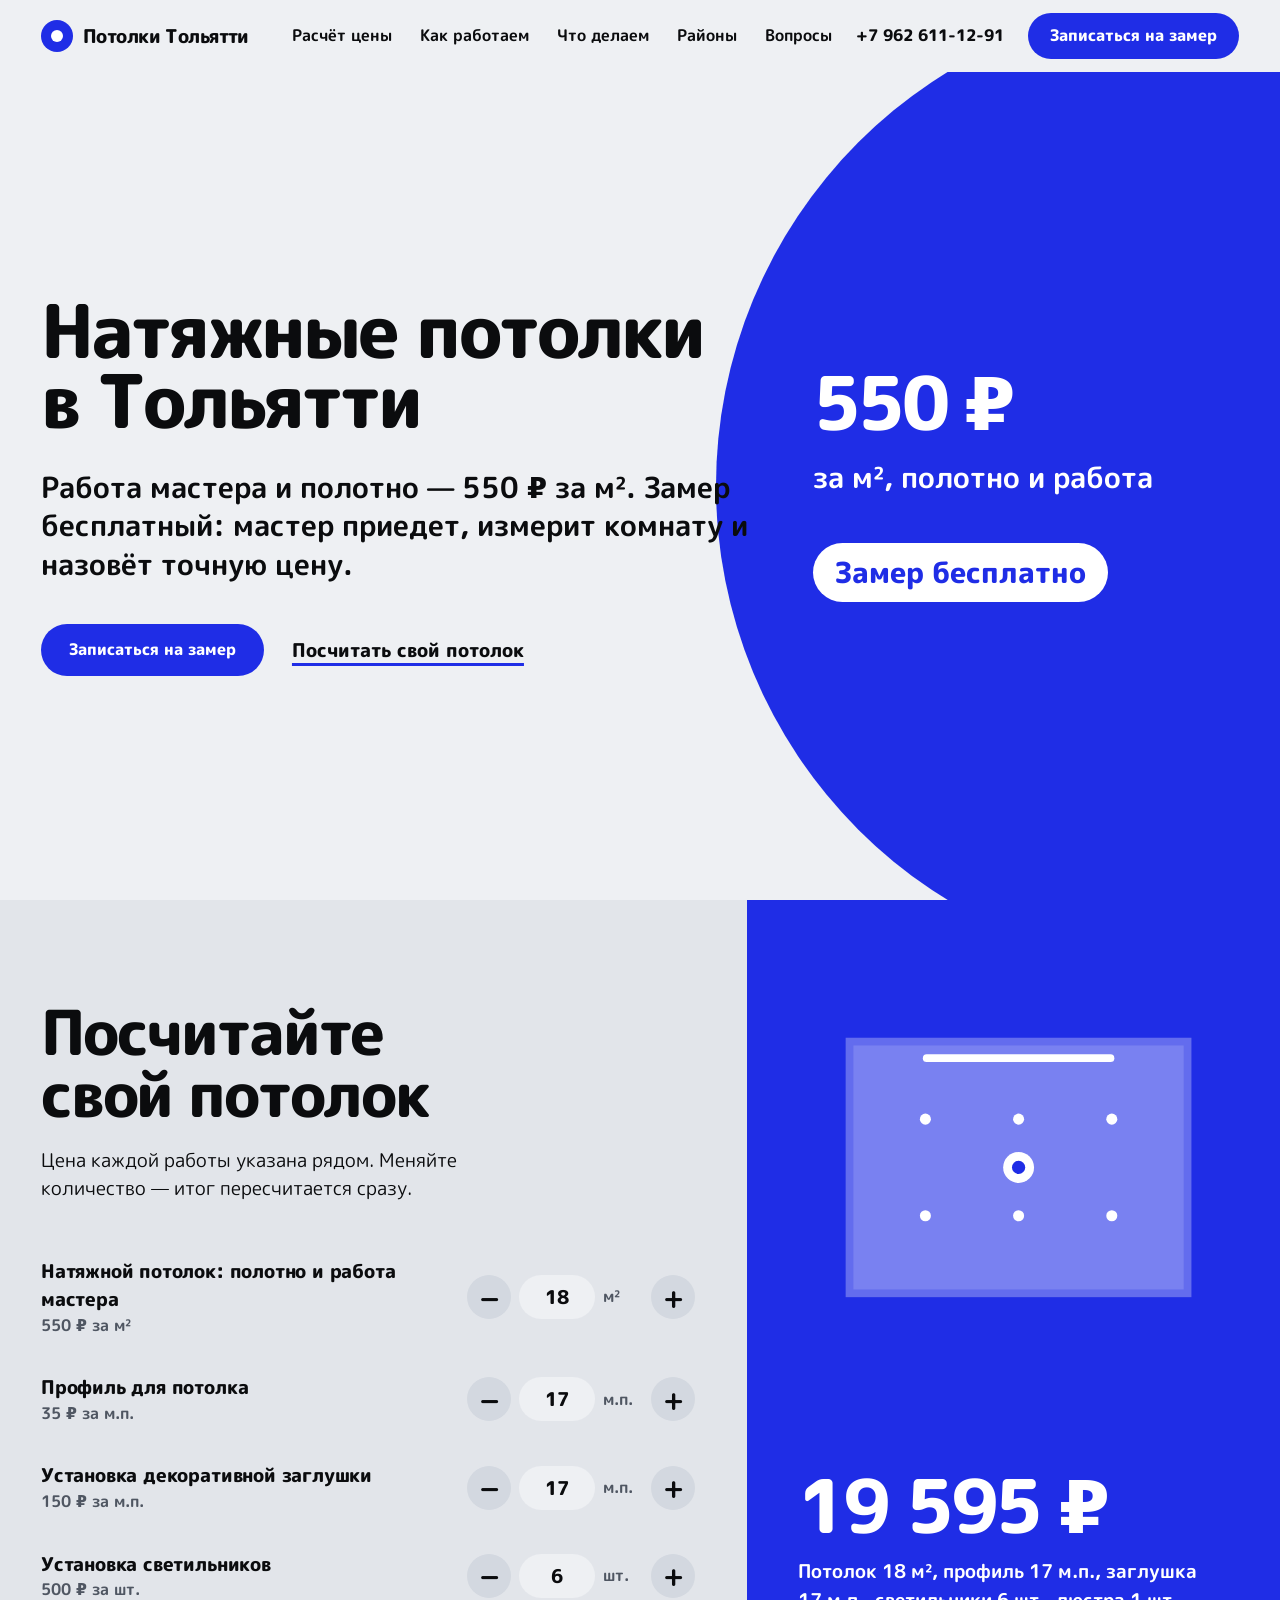
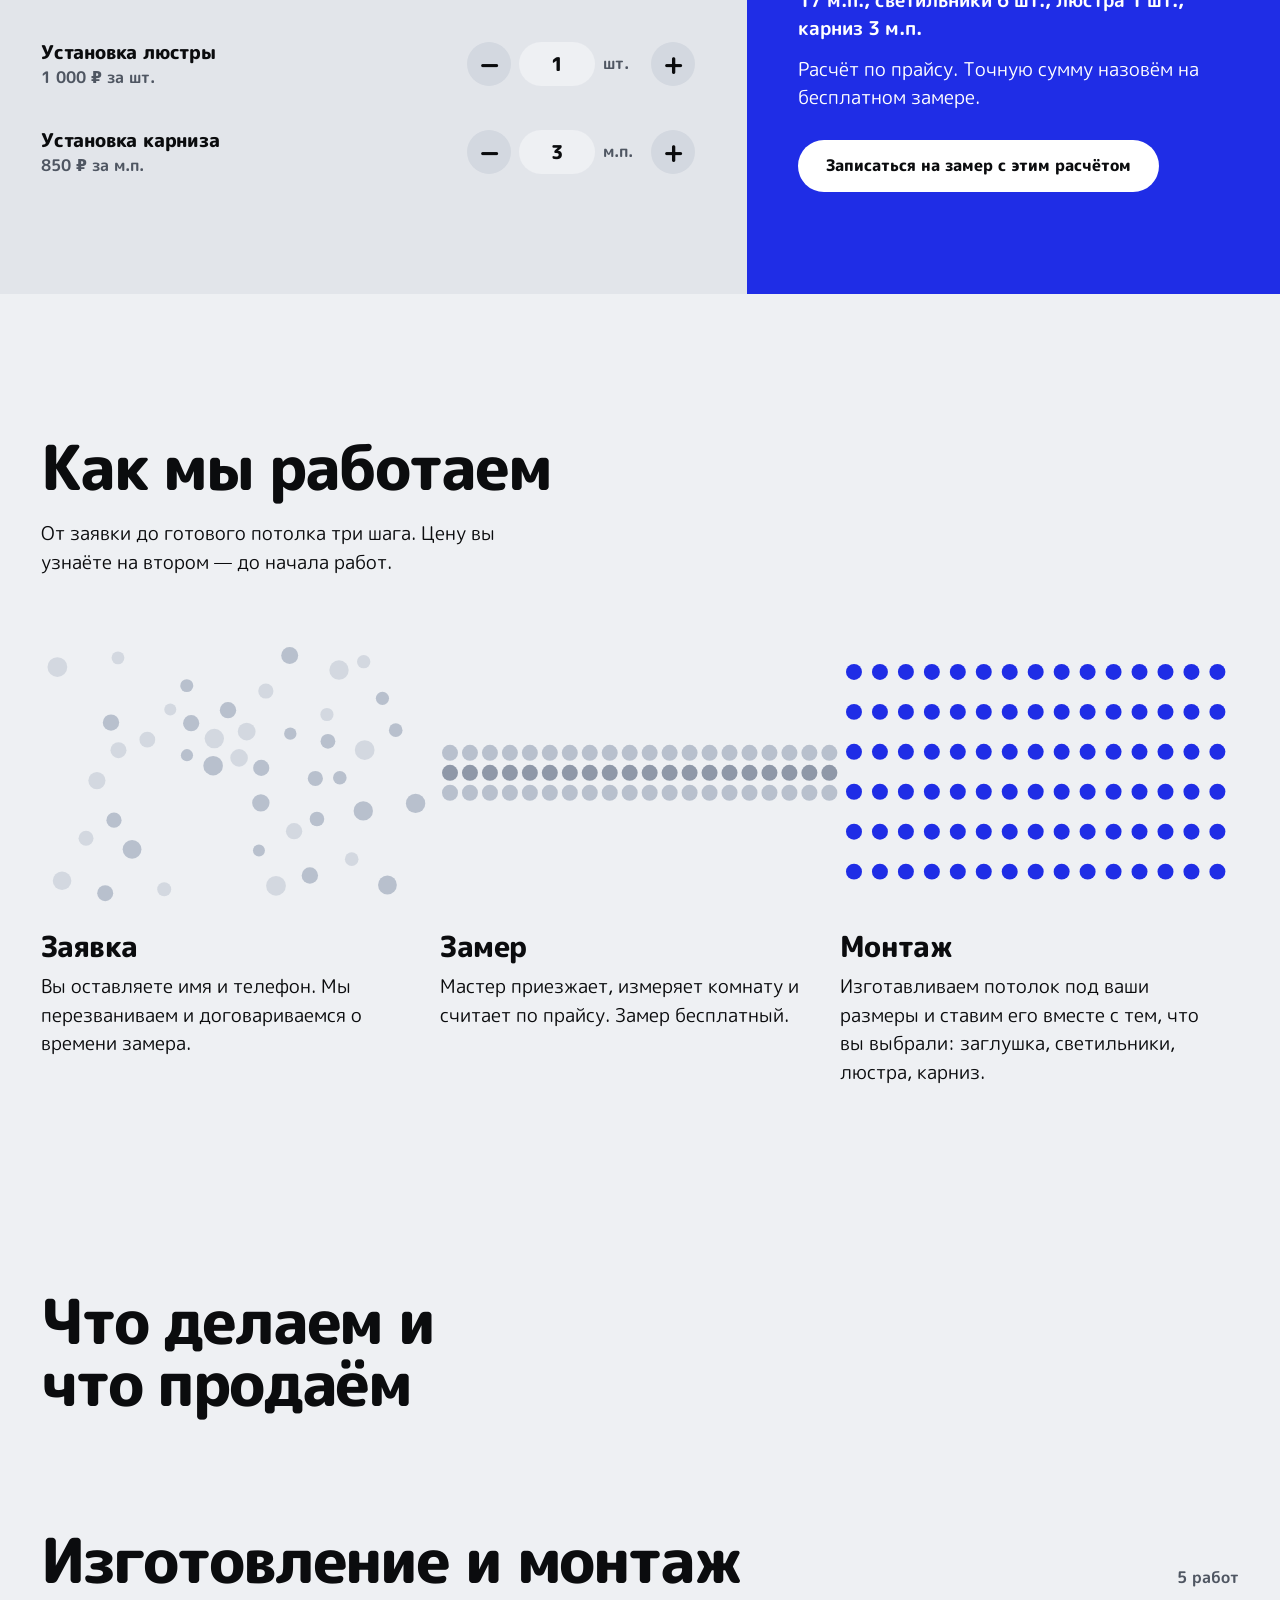
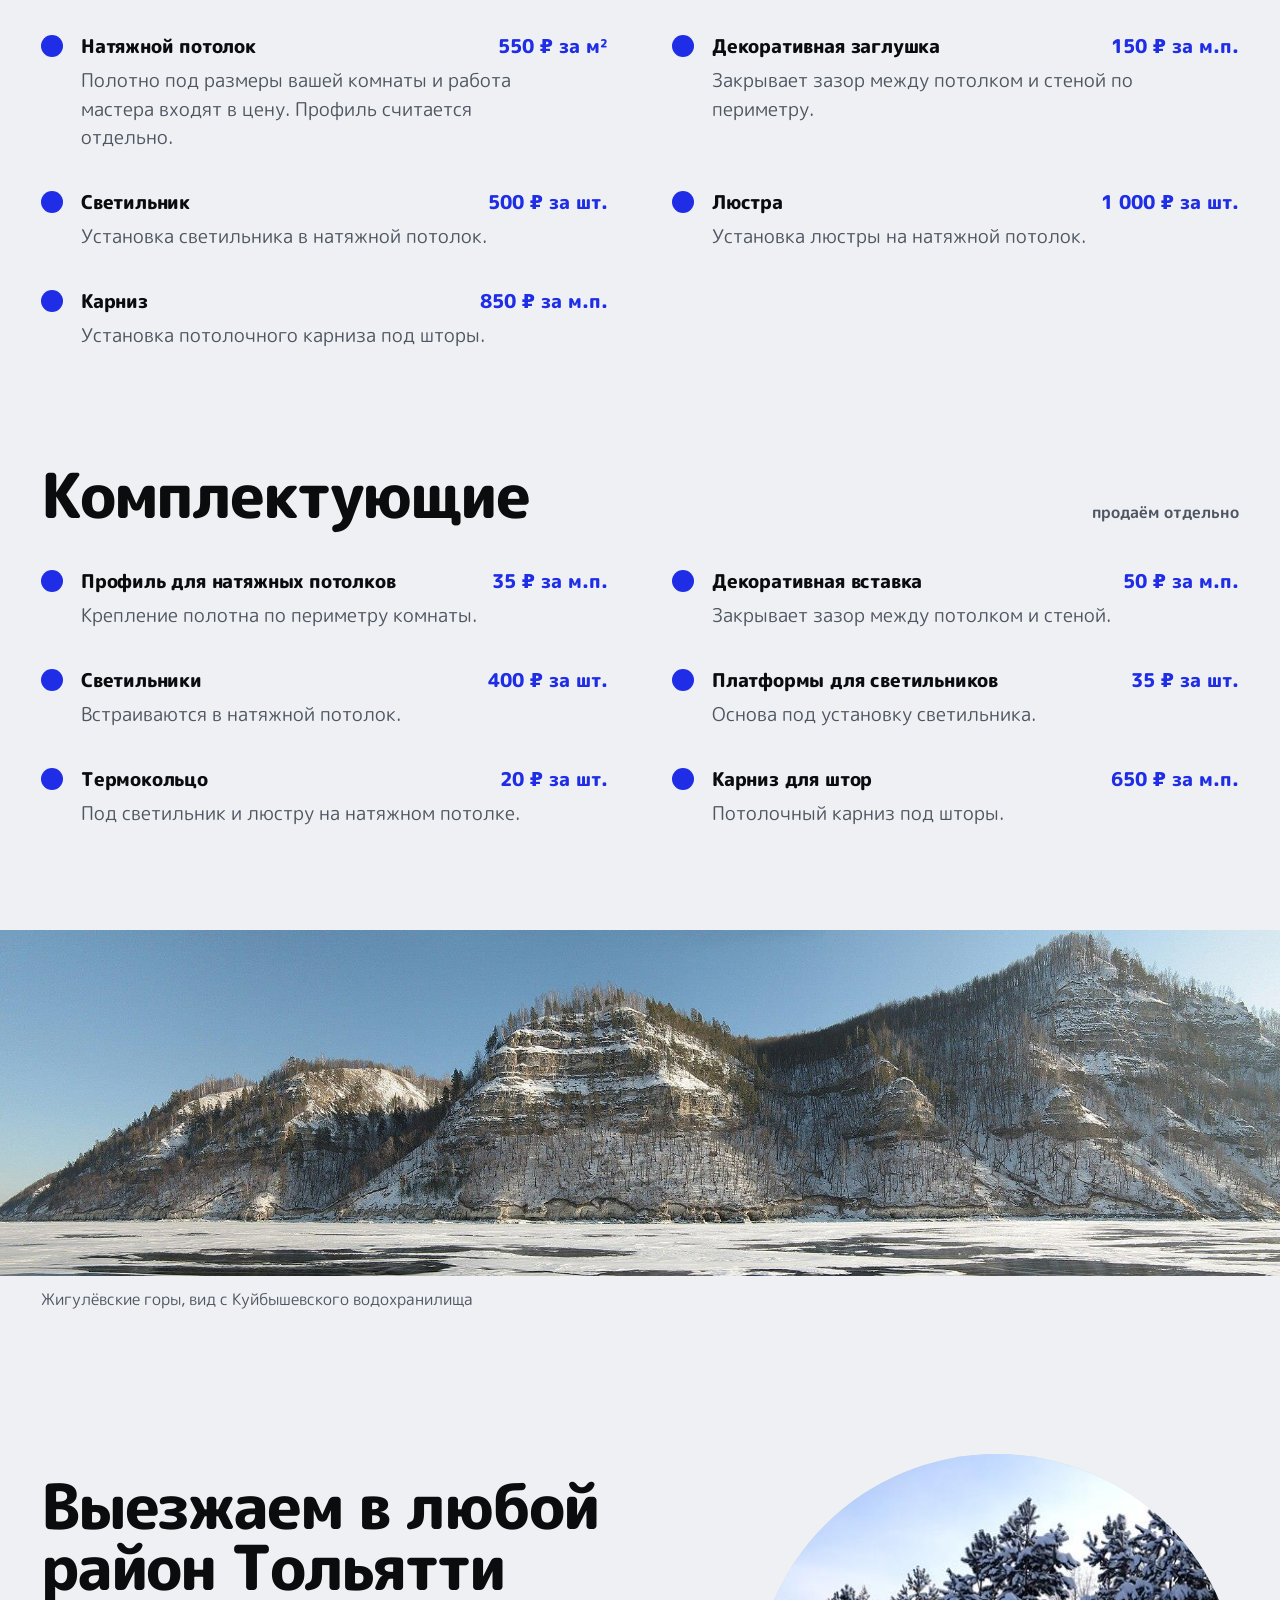
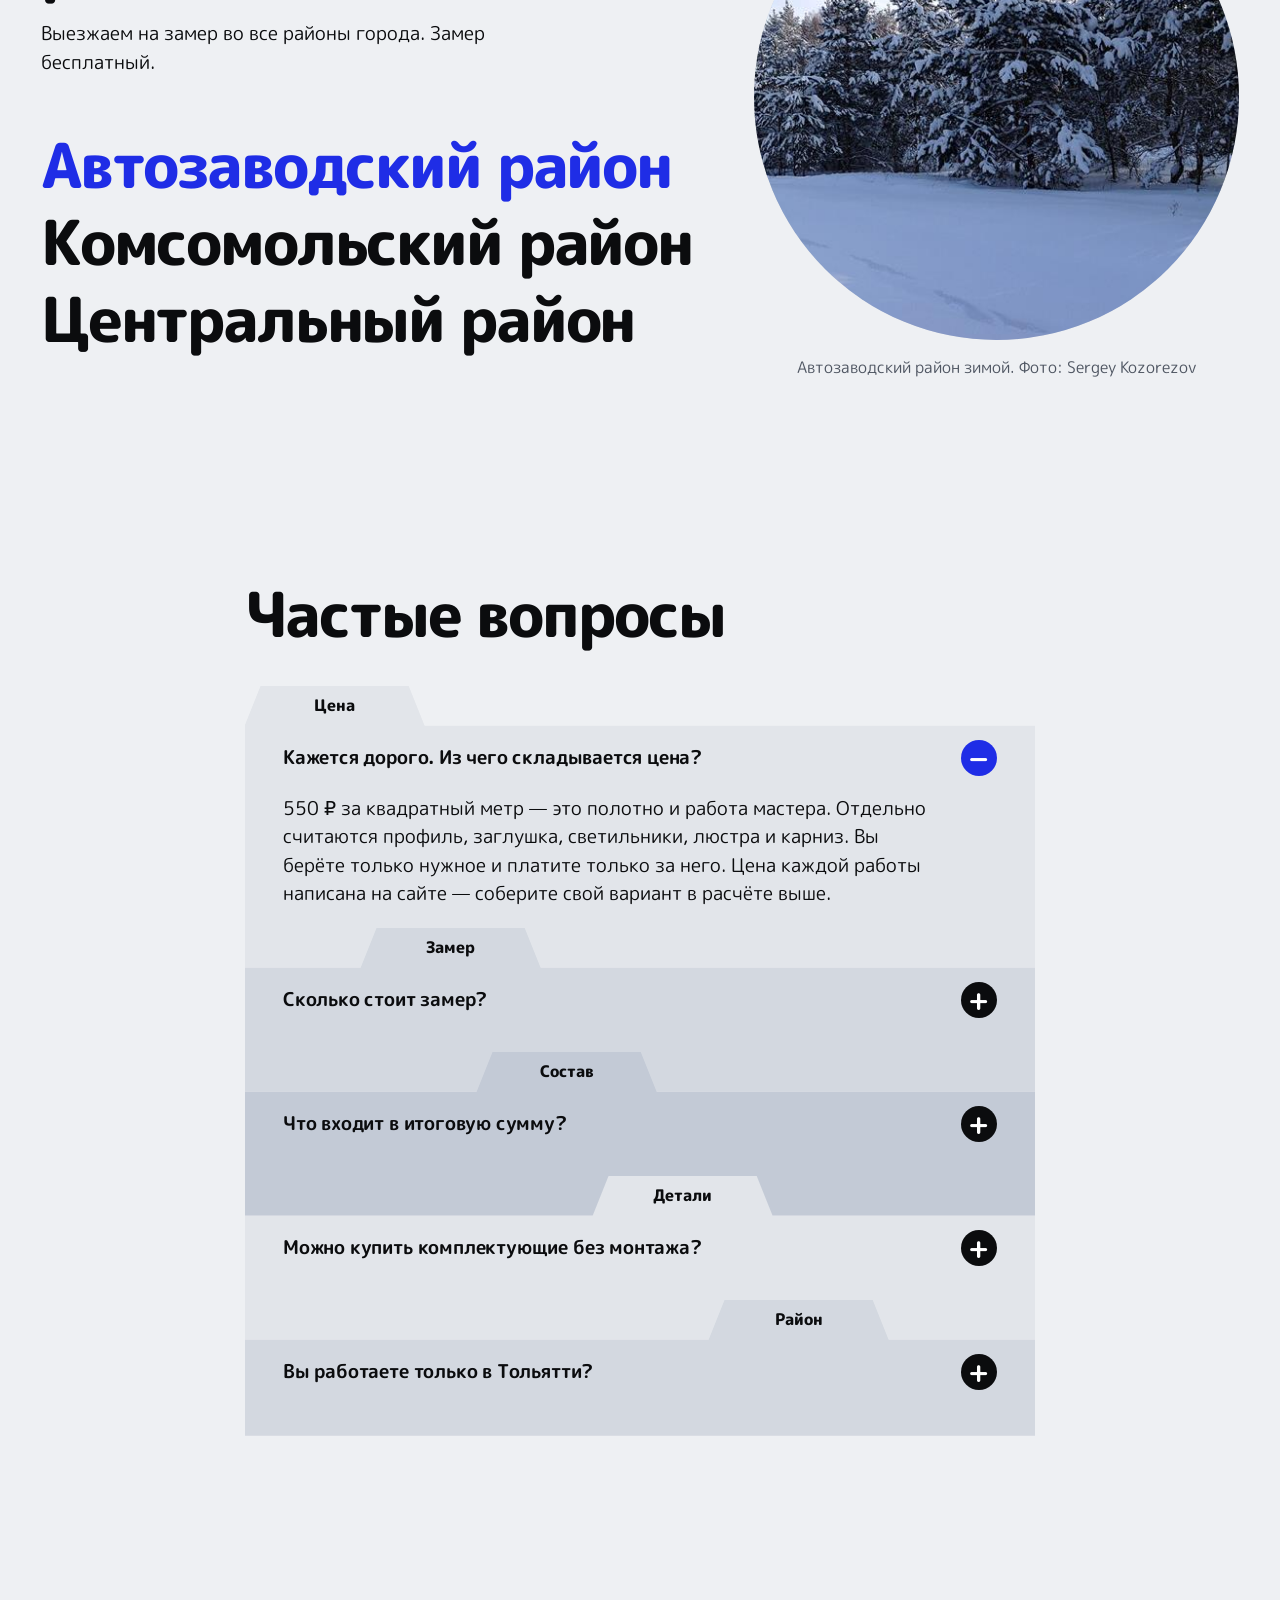
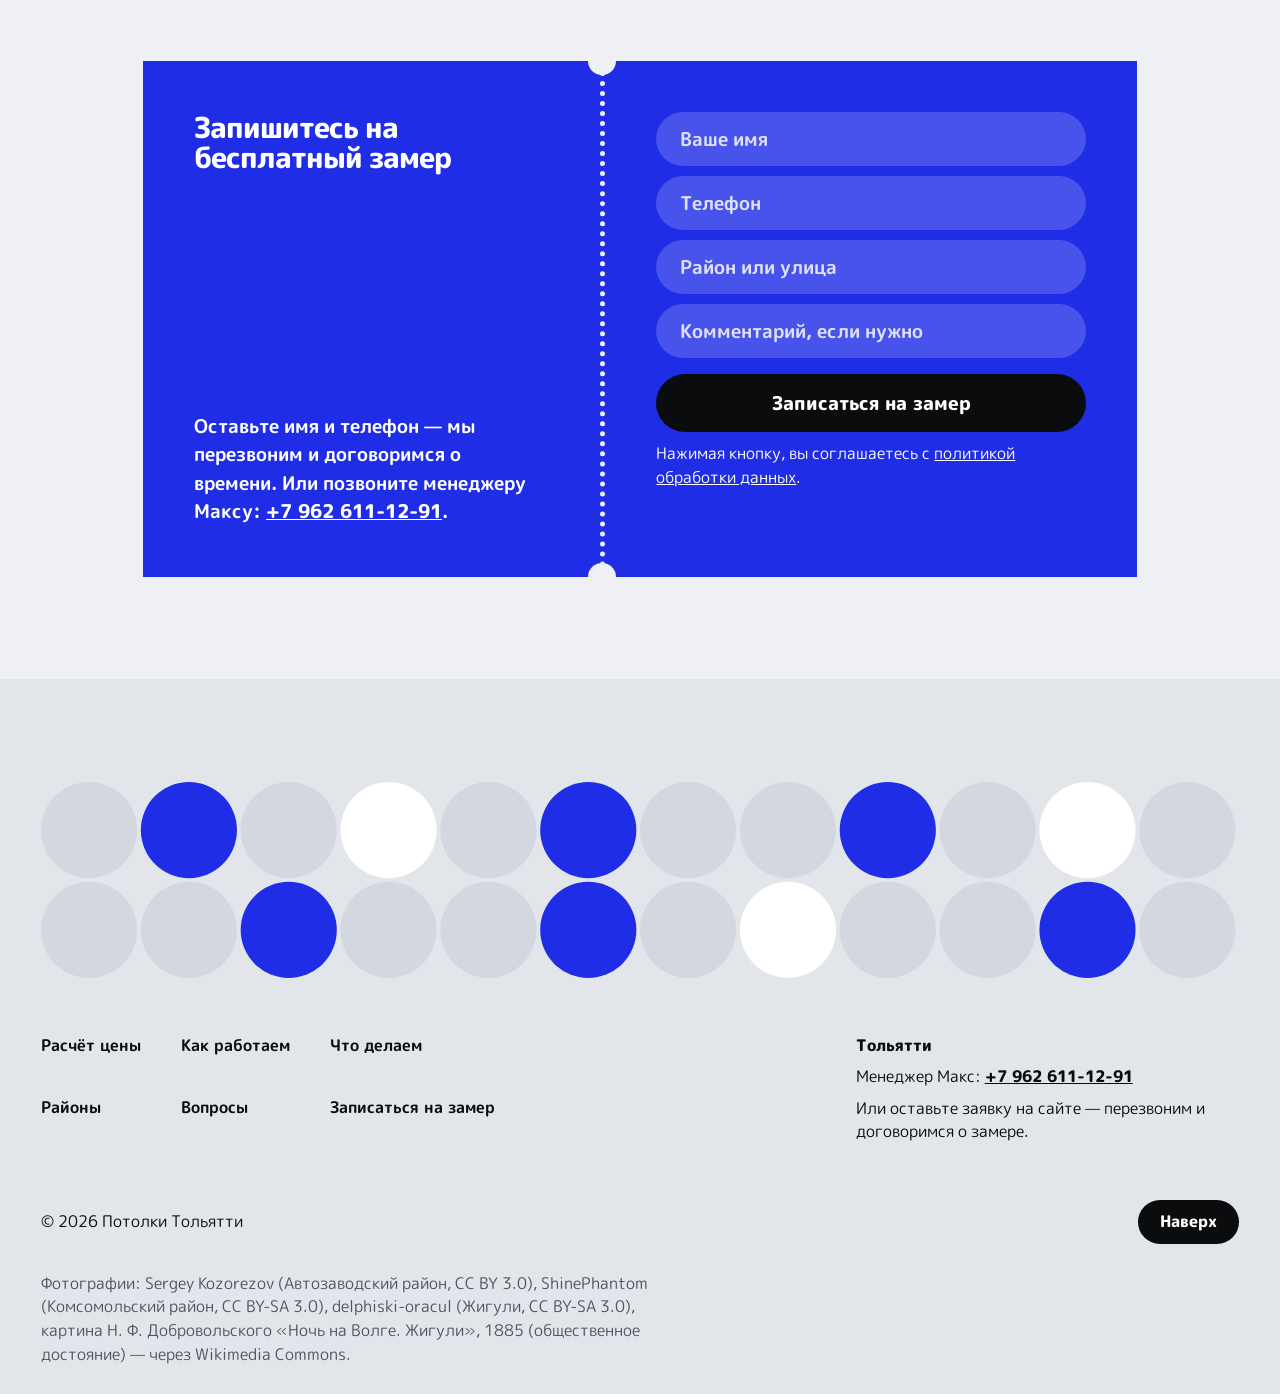
<file: index.html>
<!doctype html>
<html lang="ru">
<head>
<meta charset="utf-8">
<meta name="viewport" content="width=device-width, initial-scale=1">
<title>Натяжные потолки в Тольятти — 550 ₽ за м² с полотном, замер бесплатно</title>
<meta name="description" content="Изготовление и монтаж натяжных потолков в Тольятти. Полотно и работа — 550 ₽ за м², замер бесплатный. Продаём комплектующие. Посчитайте стоимость онлайн.">
<meta name="theme-color" content="#eef0f3">
<meta property="og:title" content="Натяжные потолки в Тольятти — замер бесплатно">
<meta property="og:description" content="Полотно и работа — 550 ₽ за м². Посчитайте стоимость потолка онлайн и запишитесь на бесплатный замер.">
<meta property="og:type" content="website">
<link rel="icon" href="assets/favicon.svg" type="image/svg+xml">
<link rel="preconnect" href="https://fonts.googleapis.com">
<link rel="preconnect" href="https://fonts.gstatic.com" crossorigin>
<link href="https://fonts.googleapis.com/css2?family=M+PLUS+Rounded+1c:wght@400;500;800&display=swap" rel="stylesheet">
<link rel="stylesheet" href="styles.css">
<script>document.documentElement.classList.add('js');</script>
</head>
<body>

<header class="header" id="header">
  <div class="header__inner">
    <a class="logo" href="#top" aria-label="Потолки Тольятти — на главную">
      <svg class="logo__mark" viewBox="0 0 32 32" width="32" height="32" aria-hidden="true"><circle cx="16" cy="16" r="16" fill="currentColor"/><circle cx="16" cy="16" r="6" fill="#fff"/></svg>
      <span class="logo__text">Потолки<span class="logo__sfx"> Тольятти</span></span>
    </a>
    <nav class="nav" id="nav" aria-label="Основное меню">
      <a href="#calc">Расчёт цены</a>
      <a href="#process">Как работаем</a>
      <a href="#services">Что делаем</a>
      <a href="#areas">Районы</a>
      <a href="#faq">Вопросы</a>
    </nav>
    <a class="phone" href="tel:+79626111291">+7 962 611-12-91</a>
    <a class="btn btn--accent header__cta" href="#contact"><span class="cta-full">Записаться на замер</span><span class="cta-short">Замер</span></a>
    <button class="burger" id="burger" type="button" aria-label="Открыть меню" aria-expanded="false" aria-controls="nav"><span></span><span></span></button>
  </div>
</header>

<main id="top">

  <section class="hero" aria-labelledby="hero-h">
    <div class="hero__copy">
      <h1 id="hero-h">Натяжные потолки в&nbsp;Тольятти</h1>
      <p class="hero__lead">Работа мастера и полотно — 550&nbsp;₽ за м². Замер бесплатный: мастер приедет, измерит комнату и назовёт точную цену.</p>
      <div class="hero__actions">
        <a class="btn btn--accent" href="#contact">Записаться на замер</a>
        <a class="textlink" href="#calc">Посчитать свой потолок</a>
      </div>
    </div>
    <div class="hero__disc">
      <p class="disc__price">550&nbsp;₽</p>
      <p class="disc__unit">за м², полотно и работа</p>
      <p class="disc__free">Замер бесплатно</p>
    </div>
  </section>

  <section class="calc" id="calc" aria-labelledby="calc-h">
    <div class="calc__list">
      <h2 id="calc-h">Посчитайте свой потолок</h2>
      <p class="calc__intro">Цена каждой работы указана рядом. Меняйте количество — итог пересчитается сразу.</p>
      <form class="calc__rows" id="calcForm" novalidate>
        <div class="row" data-key="area" data-price="550" data-max="300">
          <label class="row__name" for="c-area">Натяжной потолок: полотно и работа мастера</label>
          <span class="row__price">550 ₽ за м²</span>
          <div class="stepper">
            <button type="button" class="stepper__btn" data-dir="-1" aria-label="Меньше">−</button>
            <input id="c-area" type="text" inputmode="decimal" value="18" autocomplete="off">
            <span class="stepper__unit">м²</span>
            <button type="button" class="stepper__btn" data-dir="1" aria-label="Больше">+</button>
          </div>
        </div>
        <div class="row" data-key="profile" data-price="35" data-max="300">
          <label class="row__name" for="c-profile">Профиль для потолка</label>
          <span class="row__price">35 ₽ за м.п.</span>
          <div class="stepper">
            <button type="button" class="stepper__btn" data-dir="-1" aria-label="Меньше">−</button>
            <input id="c-profile" type="text" inputmode="decimal" value="17" autocomplete="off">
            <span class="stepper__unit">м.п.</span>
            <button type="button" class="stepper__btn" data-dir="1" aria-label="Больше">+</button>
          </div>
        </div>
        <div class="row" data-key="plug" data-price="150" data-max="300">
          <label class="row__name" for="c-plug">Установка декоративной заглушки</label>
          <span class="row__price">150 ₽ за м.п.</span>
          <div class="stepper">
            <button type="button" class="stepper__btn" data-dir="-1" aria-label="Меньше">−</button>
            <input id="c-plug" type="text" inputmode="decimal" value="17" autocomplete="off">
            <span class="stepper__unit">м.п.</span>
            <button type="button" class="stepper__btn" data-dir="1" aria-label="Больше">+</button>
          </div>
        </div>
        <div class="row" data-key="spots" data-price="500" data-max="80">
          <label class="row__name" for="c-spots">Установка светильников</label>
          <span class="row__price">500 ₽ за шт.</span>
          <div class="stepper">
            <button type="button" class="stepper__btn" data-dir="-1" aria-label="Меньше">−</button>
            <input id="c-spots" type="text" inputmode="numeric" value="6" autocomplete="off">
            <span class="stepper__unit">шт.</span>
            <button type="button" class="stepper__btn" data-dir="1" aria-label="Больше">+</button>
          </div>
        </div>
        <div class="row" data-key="lustre" data-price="1000" data-max="20">
          <label class="row__name" for="c-lustre">Установка люстры</label>
          <span class="row__price">1 000 ₽ за шт.</span>
          <div class="stepper">
            <button type="button" class="stepper__btn" data-dir="-1" aria-label="Меньше">−</button>
            <input id="c-lustre" type="text" inputmode="numeric" value="1" autocomplete="off">
            <span class="stepper__unit">шт.</span>
            <button type="button" class="stepper__btn" data-dir="1" aria-label="Больше">+</button>
          </div>
        </div>
        <div class="row" data-key="rod" data-price="850" data-max="100">
          <label class="row__name" for="c-rod">Установка карниза</label>
          <span class="row__price">850 ₽ за м.п.</span>
          <div class="stepper">
            <button type="button" class="stepper__btn" data-dir="-1" aria-label="Меньше">−</button>
            <input id="c-rod" type="text" inputmode="decimal" value="3" autocomplete="off">
            <span class="stepper__unit">м.п.</span>
            <button type="button" class="stepper__btn" data-dir="1" aria-label="Больше">+</button>
          </div>
        </div>
      </form>
    </div>
    <div class="calc__result">
      <svg class="plan" id="plan" viewBox="0 0 400 300" role="img" aria-label="Схема комнаты: размер потолка, светильники, люстра и карниз по вашему расчёту"></svg>
      <div class="result">
        <p class="total" id="total" aria-hidden="true">19&nbsp;595&nbsp;₽</p>
        <p class="visually-hidden" id="totalLive" role="status"></p>
        <p class="summary" id="summary">Потолок 18 м², профиль 17 м.п., заглушка 17 м.п., светильники 6 шт., люстра 1 шт., карниз 3 м.п.</p>
        <p class="result__note">Расчёт по прайсу. Точную сумму назовём на бесплатном замере.</p>
        <a class="btn btn--light" href="#contact" id="calcCta">Записаться на замер с этим расчётом</a>
      </div>
    </div>
  </section>

  <section class="process" id="process" aria-labelledby="process-h">
    <div class="process__head">
      <h2 id="process-h">Как мы работаем</h2>
      <p>От заявки до готового потолка три шага. Цену вы узнаёте на втором — до начала работ.</p>
    </div>
    <ol class="steps">
      <li class="step">
        <svg class="step__art" viewBox="0 0 400 267" aria-hidden="true" focusable="false"><circle cx="16.4" cy="27.1" r="9.9" fill="#d3d8e0"/><circle cx="274.8" cy="138.7" r="7.6" fill="#b8c0cd"/><circle cx="187.3" cy="70.3" r="8.2" fill="#b8c0cd"/><circle cx="286.4" cy="74.6" r="6.6" fill="#d3d8e0"/><circle cx="299.3" cy="138.0" r="6.8" fill="#b8c0cd"/><circle cx="150.4" cy="83.3" r="8.1" fill="#b8c0cd"/><circle cx="123.4" cy="249.6" r="7.0" fill="#d3d8e0"/><circle cx="342.0" cy="58.4" r="6.6" fill="#b8c0cd"/><circle cx="70.1" cy="82.7" r="8.2" fill="#b8c0cd"/><circle cx="298.5" cy="30.1" r="9.7" fill="#d3d8e0"/><circle cx="220.2" cy="163.1" r="8.7" fill="#b8c0cd"/><circle cx="375.2" cy="163.7" r="9.7" fill="#b8c0cd"/><circle cx="323.2" cy="21.7" r="6.7" fill="#d3d8e0"/><circle cx="146.2" cy="115.4" r="6.1" fill="#b8c0cd"/><circle cx="45.1" cy="198.6" r="7.5" fill="#d3d8e0"/><circle cx="172.4" cy="125.9" r="9.8" fill="#b8c0cd"/><circle cx="276.4" cy="179.3" r="7.3" fill="#b8c0cd"/><circle cx="146.0" cy="45.7" r="6.5" fill="#b8c0cd"/><circle cx="355.3" cy="90.3" r="6.8" fill="#b8c0cd"/><circle cx="249.7" cy="93.8" r="6.2" fill="#b8c0cd"/><circle cx="269.3" cy="235.9" r="8.2" fill="#b8c0cd"/><circle cx="322.8" cy="171.2" r="9.7" fill="#b8c0cd"/><circle cx="56.0" cy="140.8" r="8.6" fill="#d3d8e0"/><circle cx="347.0" cy="245.4" r="9.4" fill="#b8c0cd"/><circle cx="235.4" cy="246.2" r="9.9" fill="#d3d8e0"/><circle cx="218.3" cy="210.9" r="6.0" fill="#b8c0cd"/><circle cx="206.0" cy="91.7" r="8.9" fill="#d3d8e0"/><circle cx="253.5" cy="191.5" r="8.2" fill="#d3d8e0"/><circle cx="129.5" cy="69.6" r="6.0" fill="#d3d8e0"/><circle cx="21.1" cy="241.2" r="9.3" fill="#d3d8e0"/><circle cx="249.1" cy="15.5" r="8.5" fill="#b8c0cd"/><circle cx="64.3" cy="253.6" r="8.0" fill="#b8c0cd"/><circle cx="225.2" cy="51.1" r="7.6" fill="#d3d8e0"/><circle cx="91.2" cy="209.7" r="9.4" fill="#b8c0cd"/><circle cx="311.2" cy="219.5" r="6.8" fill="#d3d8e0"/><circle cx="220.6" cy="128.1" r="8.1" fill="#b8c0cd"/><circle cx="77.1" cy="17.9" r="6.4" fill="#d3d8e0"/><circle cx="77.6" cy="110.4" r="8.0" fill="#d3d8e0"/><circle cx="287.4" cy="101.5" r="7.4" fill="#b8c0cd"/><circle cx="173.6" cy="98.7" r="9.7" fill="#d3d8e0"/><circle cx="106.5" cy="99.8" r="7.9" fill="#d3d8e0"/><circle cx="324.2" cy="110.2" r="9.9" fill="#d3d8e0"/><circle cx="198.4" cy="118.1" r="8.8" fill="#d3d8e0"/><circle cx="73.1" cy="180.5" r="7.6" fill="#b8c0cd"/></svg>
        <div class="step__text">
          <h3>Заявка</h3>
          <p>Вы оставляете имя и телефон. Мы перезваниваем и договариваемся о времени замера.</p>
        </div>
      </li>
      <li class="step">
        <svg class="step__art" viewBox="0 0 400 267" aria-hidden="true" focusable="false"><circle cx="10.0" cy="113.0" r="8" fill="#b8c0cd"/><circle cx="30.0" cy="113.0" r="8" fill="#b8c0cd"/><circle cx="50.0" cy="113.0" r="8" fill="#b8c0cd"/><circle cx="70.0" cy="113.0" r="8" fill="#b8c0cd"/><circle cx="90.0" cy="113.0" r="8" fill="#b8c0cd"/><circle cx="110.0" cy="113.0" r="8" fill="#b8c0cd"/><circle cx="130.0" cy="113.0" r="8" fill="#b8c0cd"/><circle cx="150.0" cy="113.0" r="8" fill="#b8c0cd"/><circle cx="170.0" cy="113.0" r="8" fill="#b8c0cd"/><circle cx="190.0" cy="113.0" r="8" fill="#b8c0cd"/><circle cx="210.0" cy="113.0" r="8" fill="#b8c0cd"/><circle cx="230.0" cy="113.0" r="8" fill="#b8c0cd"/><circle cx="250.0" cy="113.0" r="8" fill="#b8c0cd"/><circle cx="270.0" cy="113.0" r="8" fill="#b8c0cd"/><circle cx="290.0" cy="113.0" r="8" fill="#b8c0cd"/><circle cx="310.0" cy="113.0" r="8" fill="#b8c0cd"/><circle cx="330.0" cy="113.0" r="8" fill="#b8c0cd"/><circle cx="350.0" cy="113.0" r="8" fill="#b8c0cd"/><circle cx="370.0" cy="113.0" r="8" fill="#b8c0cd"/><circle cx="390.0" cy="113.0" r="8" fill="#b8c0cd"/><circle cx="10.0" cy="133.0" r="8" fill="#8f98a8"/><circle cx="30.0" cy="133.0" r="8" fill="#8f98a8"/><circle cx="50.0" cy="133.0" r="8" fill="#8f98a8"/><circle cx="70.0" cy="133.0" r="8" fill="#8f98a8"/><circle cx="90.0" cy="133.0" r="8" fill="#8f98a8"/><circle cx="110.0" cy="133.0" r="8" fill="#8f98a8"/><circle cx="130.0" cy="133.0" r="8" fill="#8f98a8"/><circle cx="150.0" cy="133.0" r="8" fill="#8f98a8"/><circle cx="170.0" cy="133.0" r="8" fill="#8f98a8"/><circle cx="190.0" cy="133.0" r="8" fill="#8f98a8"/><circle cx="210.0" cy="133.0" r="8" fill="#8f98a8"/><circle cx="230.0" cy="133.0" r="8" fill="#8f98a8"/><circle cx="250.0" cy="133.0" r="8" fill="#8f98a8"/><circle cx="270.0" cy="133.0" r="8" fill="#8f98a8"/><circle cx="290.0" cy="133.0" r="8" fill="#8f98a8"/><circle cx="310.0" cy="133.0" r="8" fill="#8f98a8"/><circle cx="330.0" cy="133.0" r="8" fill="#8f98a8"/><circle cx="350.0" cy="133.0" r="8" fill="#8f98a8"/><circle cx="370.0" cy="133.0" r="8" fill="#8f98a8"/><circle cx="390.0" cy="133.0" r="8" fill="#8f98a8"/><circle cx="10.0" cy="153.0" r="8" fill="#b8c0cd"/><circle cx="30.0" cy="153.0" r="8" fill="#b8c0cd"/><circle cx="50.0" cy="153.0" r="8" fill="#b8c0cd"/><circle cx="70.0" cy="153.0" r="8" fill="#b8c0cd"/><circle cx="90.0" cy="153.0" r="8" fill="#b8c0cd"/><circle cx="110.0" cy="153.0" r="8" fill="#b8c0cd"/><circle cx="130.0" cy="153.0" r="8" fill="#b8c0cd"/><circle cx="150.0" cy="153.0" r="8" fill="#b8c0cd"/><circle cx="170.0" cy="153.0" r="8" fill="#b8c0cd"/><circle cx="190.0" cy="153.0" r="8" fill="#b8c0cd"/><circle cx="210.0" cy="153.0" r="8" fill="#b8c0cd"/><circle cx="230.0" cy="153.0" r="8" fill="#b8c0cd"/><circle cx="250.0" cy="153.0" r="8" fill="#b8c0cd"/><circle cx="270.0" cy="153.0" r="8" fill="#b8c0cd"/><circle cx="290.0" cy="153.0" r="8" fill="#b8c0cd"/><circle cx="310.0" cy="153.0" r="8" fill="#b8c0cd"/><circle cx="330.0" cy="153.0" r="8" fill="#b8c0cd"/><circle cx="350.0" cy="153.0" r="8" fill="#b8c0cd"/><circle cx="370.0" cy="153.0" r="8" fill="#b8c0cd"/><circle cx="390.0" cy="153.0" r="8" fill="#b8c0cd"/></svg>
        <div class="step__text">
          <h3>Замер</h3>
          <p>Мастер приезжает, измеряет комнату и считает по прайсу. Замер бесплатный.</p>
        </div>
      </li>
      <li class="step">
        <svg class="step__art" viewBox="0 0 400 267" aria-hidden="true" focusable="false"><circle cx="14.0" cy="32.0" r="8" fill="#1f2de6"/><circle cx="40.0" cy="32.0" r="8" fill="#1f2de6"/><circle cx="66.0" cy="32.0" r="8" fill="#1f2de6"/><circle cx="92.0" cy="32.0" r="8" fill="#1f2de6"/><circle cx="118.0" cy="32.0" r="8" fill="#1f2de6"/><circle cx="144.0" cy="32.0" r="8" fill="#1f2de6"/><circle cx="170.0" cy="32.0" r="8" fill="#1f2de6"/><circle cx="196.0" cy="32.0" r="8" fill="#1f2de6"/><circle cx="222.0" cy="32.0" r="8" fill="#1f2de6"/><circle cx="248.0" cy="32.0" r="8" fill="#1f2de6"/><circle cx="274.0" cy="32.0" r="8" fill="#1f2de6"/><circle cx="300.0" cy="32.0" r="8" fill="#1f2de6"/><circle cx="326.0" cy="32.0" r="8" fill="#1f2de6"/><circle cx="352.0" cy="32.0" r="8" fill="#1f2de6"/><circle cx="378.0" cy="32.0" r="8" fill="#1f2de6"/><circle cx="14.0" cy="72.0" r="8" fill="#1f2de6"/><circle cx="40.0" cy="72.0" r="8" fill="#1f2de6"/><circle cx="66.0" cy="72.0" r="8" fill="#1f2de6"/><circle cx="92.0" cy="72.0" r="8" fill="#1f2de6"/><circle cx="118.0" cy="72.0" r="8" fill="#1f2de6"/><circle cx="144.0" cy="72.0" r="8" fill="#1f2de6"/><circle cx="170.0" cy="72.0" r="8" fill="#1f2de6"/><circle cx="196.0" cy="72.0" r="8" fill="#1f2de6"/><circle cx="222.0" cy="72.0" r="8" fill="#1f2de6"/><circle cx="248.0" cy="72.0" r="8" fill="#1f2de6"/><circle cx="274.0" cy="72.0" r="8" fill="#1f2de6"/><circle cx="300.0" cy="72.0" r="8" fill="#1f2de6"/><circle cx="326.0" cy="72.0" r="8" fill="#1f2de6"/><circle cx="352.0" cy="72.0" r="8" fill="#1f2de6"/><circle cx="378.0" cy="72.0" r="8" fill="#1f2de6"/><circle cx="14.0" cy="112.0" r="8" fill="#1f2de6"/><circle cx="40.0" cy="112.0" r="8" fill="#1f2de6"/><circle cx="66.0" cy="112.0" r="8" fill="#1f2de6"/><circle cx="92.0" cy="112.0" r="8" fill="#1f2de6"/><circle cx="118.0" cy="112.0" r="8" fill="#1f2de6"/><circle cx="144.0" cy="112.0" r="8" fill="#1f2de6"/><circle cx="170.0" cy="112.0" r="8" fill="#1f2de6"/><circle cx="196.0" cy="112.0" r="8" fill="#1f2de6"/><circle cx="222.0" cy="112.0" r="8" fill="#1f2de6"/><circle cx="248.0" cy="112.0" r="8" fill="#1f2de6"/><circle cx="274.0" cy="112.0" r="8" fill="#1f2de6"/><circle cx="300.0" cy="112.0" r="8" fill="#1f2de6"/><circle cx="326.0" cy="112.0" r="8" fill="#1f2de6"/><circle cx="352.0" cy="112.0" r="8" fill="#1f2de6"/><circle cx="378.0" cy="112.0" r="8" fill="#1f2de6"/><circle cx="14.0" cy="152.0" r="8" fill="#1f2de6"/><circle cx="40.0" cy="152.0" r="8" fill="#1f2de6"/><circle cx="66.0" cy="152.0" r="8" fill="#1f2de6"/><circle cx="92.0" cy="152.0" r="8" fill="#1f2de6"/><circle cx="118.0" cy="152.0" r="8" fill="#1f2de6"/><circle cx="144.0" cy="152.0" r="8" fill="#1f2de6"/><circle cx="170.0" cy="152.0" r="8" fill="#1f2de6"/><circle cx="196.0" cy="152.0" r="8" fill="#1f2de6"/><circle cx="222.0" cy="152.0" r="8" fill="#1f2de6"/><circle cx="248.0" cy="152.0" r="8" fill="#1f2de6"/><circle cx="274.0" cy="152.0" r="8" fill="#1f2de6"/><circle cx="300.0" cy="152.0" r="8" fill="#1f2de6"/><circle cx="326.0" cy="152.0" r="8" fill="#1f2de6"/><circle cx="352.0" cy="152.0" r="8" fill="#1f2de6"/><circle cx="378.0" cy="152.0" r="8" fill="#1f2de6"/><circle cx="14.0" cy="192.0" r="8" fill="#1f2de6"/><circle cx="40.0" cy="192.0" r="8" fill="#1f2de6"/><circle cx="66.0" cy="192.0" r="8" fill="#1f2de6"/><circle cx="92.0" cy="192.0" r="8" fill="#1f2de6"/><circle cx="118.0" cy="192.0" r="8" fill="#1f2de6"/><circle cx="144.0" cy="192.0" r="8" fill="#1f2de6"/><circle cx="170.0" cy="192.0" r="8" fill="#1f2de6"/><circle cx="196.0" cy="192.0" r="8" fill="#1f2de6"/><circle cx="222.0" cy="192.0" r="8" fill="#1f2de6"/><circle cx="248.0" cy="192.0" r="8" fill="#1f2de6"/><circle cx="274.0" cy="192.0" r="8" fill="#1f2de6"/><circle cx="300.0" cy="192.0" r="8" fill="#1f2de6"/><circle cx="326.0" cy="192.0" r="8" fill="#1f2de6"/><circle cx="352.0" cy="192.0" r="8" fill="#1f2de6"/><circle cx="378.0" cy="192.0" r="8" fill="#1f2de6"/><circle cx="14.0" cy="232.0" r="8" fill="#1f2de6"/><circle cx="40.0" cy="232.0" r="8" fill="#1f2de6"/><circle cx="66.0" cy="232.0" r="8" fill="#1f2de6"/><circle cx="92.0" cy="232.0" r="8" fill="#1f2de6"/><circle cx="118.0" cy="232.0" r="8" fill="#1f2de6"/><circle cx="144.0" cy="232.0" r="8" fill="#1f2de6"/><circle cx="170.0" cy="232.0" r="8" fill="#1f2de6"/><circle cx="196.0" cy="232.0" r="8" fill="#1f2de6"/><circle cx="222.0" cy="232.0" r="8" fill="#1f2de6"/><circle cx="248.0" cy="232.0" r="8" fill="#1f2de6"/><circle cx="274.0" cy="232.0" r="8" fill="#1f2de6"/><circle cx="300.0" cy="232.0" r="8" fill="#1f2de6"/><circle cx="326.0" cy="232.0" r="8" fill="#1f2de6"/><circle cx="352.0" cy="232.0" r="8" fill="#1f2de6"/><circle cx="378.0" cy="232.0" r="8" fill="#1f2de6"/></svg>
        <div class="step__text">
          <h3>Монтаж</h3>
          <p>Изготавливаем потолок под ваши размеры и ставим его вместе с тем, что вы выбрали: заглушка, светильники, люстра, карниз.</p>
        </div>
      </li>
    </ol>
  </section>

  <section class="services" id="services" aria-labelledby="services-h">
    <h2 id="services-h">Что делаем и что продаём</h2>

    <div class="cat">
      <div class="cat__head"><h3>Изготовление и монтаж</h3><p>5 работ</p></div>
      <ul class="menu">
        <li><span class="dot" aria-hidden="true"></span><div><p class="menu__top"><strong>Натяжной потолок</strong><span>550 ₽ за м²</span></p><p class="menu__desc">Полотно под размеры вашей комнаты и работа мастера входят в цену. Профиль считается отдельно.</p></div></li>
        <li><span class="dot" aria-hidden="true"></span><div><p class="menu__top"><strong>Декоративная заглушка</strong><span>150 ₽ за м.п.</span></p><p class="menu__desc">Закрывает зазор между потолком и стеной по периметру.</p></div></li>
        <li><span class="dot" aria-hidden="true"></span><div><p class="menu__top"><strong>Светильник</strong><span>500 ₽ за шт.</span></p><p class="menu__desc">Установка светильника в натяжной потолок.</p></div></li>
        <li><span class="dot" aria-hidden="true"></span><div><p class="menu__top"><strong>Люстра</strong><span>1 000 ₽ за шт.</span></p><p class="menu__desc">Установка люстры на натяжной потолок.</p></div></li>
        <li><span class="dot" aria-hidden="true"></span><div><p class="menu__top"><strong>Карниз</strong><span>850 ₽ за м.п.</span></p><p class="menu__desc">Установка потолочного карниза под шторы.</p></div></li>
      </ul>
    </div>

    <div class="cat">
      <div class="cat__head"><h3>Комплектующие</h3><p>продаём отдельно</p></div>
      <ul class="menu">
        <li><span class="dot" aria-hidden="true"></span><div><p class="menu__top"><strong>Профиль для натяжных потолков</strong><span>35 ₽ за м.п.</span></p><p class="menu__desc">Крепление полотна по периметру комнаты.</p></div></li>
        <li><span class="dot" aria-hidden="true"></span><div><p class="menu__top"><strong>Декоративная вставка</strong><span>50 ₽ за м.п.</span></p><p class="menu__desc">Закрывает зазор между потолком и стеной.</p></div></li>
        <li><span class="dot" aria-hidden="true"></span><div><p class="menu__top"><strong>Светильники</strong><span>400 ₽ за шт.</span></p><p class="menu__desc">Встраиваются в натяжной потолок.</p></div></li>
        <li><span class="dot" aria-hidden="true"></span><div><p class="menu__top"><strong>Платформы для светильников</strong><span>35 ₽ за шт.</span></p><p class="menu__desc">Основа под установку светильника.</p></div></li>
        <li><span class="dot" aria-hidden="true"></span><div><p class="menu__top"><strong>Термокольцо</strong><span>20 ₽ за шт.</span></p><p class="menu__desc">Под светильник и люстру на натяжном потолке.</p></div></li>
        <li><span class="dot" aria-hidden="true"></span><div><p class="menu__top"><strong>Карниз для штор</strong><span>650 ₽ за м.п.</span></p><p class="menu__desc">Потолочный карниз под шторы.</p></div></li>
      </ul>
    </div>
  </section>

  <figure class="band">
    <img src="assets/zhiguli.jpg" width="1920" height="501" alt="Жигулёвские горы зимой, вид с Куйбышевского водохранилища" loading="lazy" decoding="async">
    <figcaption>Жигулёвские горы, вид с Куйбышевского водохранилища</figcaption>
  </figure>

  <section class="areas" id="areas" aria-labelledby="areas-h">
    <div class="areas__list">
      <h2 id="areas-h">Выезжаем в любой район Тольятти</h2>
      <p>Выезжаем на замер во все районы города. Замер бесплатный.</p>
      <ul class="index" id="index">
        <li data-i="0" data-district="Автозаводский район">
          <a href="#contact">Автозаводский район</a>
          <figure class="index__inline"><img src="assets/avtozavodsky.jpg" width="1100" height="568" alt="Заснеженная сосновая роща в Автозаводском районе Тольятти" loading="lazy" decoding="async"></figure>
        </li>
        <li data-i="1" data-district="Комсомольский район">
          <a href="#contact">Комсомольский район</a>
          <figure class="index__inline"><img src="assets/komsomolsky.jpg" width="1000" height="640" alt="Многоэтажные жилые дома в Комсомольском районе Тольятти" loading="lazy" decoding="async"></figure>
        </li>
        <li data-i="2" data-district="Центральный район">
          <a href="#contact">Центральный район</a>
          <figure class="index__inline"><img src="assets/volga.jpg" width="1100" height="586" alt="Картина: берег Волги у Жигулёвских гор, парусная лодка у воды" loading="lazy" decoding="async"></figure>
        </li>
      </ul>
    </div>
    <figure class="preview" id="preview">
      <div class="preview__disc">
        <img class="is-active" src="assets/avtozavodsky.jpg" width="1100" height="568" alt="Заснеженная сосновая роща в Автозаводском районе Тольятти" loading="lazy" decoding="async" data-pos="40% 50%">
        <img src="assets/komsomolsky.jpg" width="1000" height="640" alt="Многоэтажные жилые дома в Комсомольском районе Тольятти" loading="lazy" decoding="async" data-pos="40% 50%">
        <img src="assets/volga.jpg" width="1100" height="586" alt="Картина: берег Волги у Жигулёвских гор, парусная лодка у воды" loading="lazy" decoding="async" data-pos="70% 50%">
      </div>
      <figcaption id="previewCap">Автозаводский район зимой</figcaption>
    </figure>
  </section>

  <section class="faq" id="faq" aria-labelledby="faq-h">
    <h2 id="faq-h">Частые вопросы</h2>
    <div class="faq__stack">
      <details class="qa" name="faq" style="--i:0" open>
        <summary><span class="qa__tab">Цена</span><span class="qa__q">Кажется дорого. Из чего складывается цена?</span></summary>
        <div class="qa__a"><p>550 ₽ за квадратный метр — это полотно и работа мастера. Отдельно считаются профиль, заглушка, светильники, люстра и карниз. Вы берёте только нужное и платите только за него. Цена каждой работы написана на сайте — соберите свой вариант в расчёте выше.</p></div>
      </details>
      <details class="qa" name="faq" style="--i:1">
        <summary><span class="qa__tab">Замер</span><span class="qa__q">Сколько стоит замер?</span></summary>
        <div class="qa__a"><p>Нисколько, замер бесплатный. Мастер приезжает, измеряет комнату и считает точную сумму по прайсу.</p></div>
      </details>
      <details class="qa" name="faq" style="--i:2">
        <summary><span class="qa__tab">Состав</span><span class="qa__q">Что входит в итоговую сумму?</span></summary>
        <div class="qa__a"><p>Потолок с полотном за м², профиль за м.п., установка заглушки за м.п., светильники и люстры за штуку, карниз за м.п. Чего вы не выбрали, в сумму не входит.</p></div>
      </details>
      <details class="qa" name="faq" style="--i:3">
        <summary><span class="qa__tab">Детали</span><span class="qa__q">Можно купить комплектующие без монтажа?</span></summary>
        <div class="qa__a"><p>Да, мы продаём комплектующие отдельно, цены указаны выше. Напишите в заявке, что нужно, — подготовим заказ.</p></div>
      </details>
      <details class="qa" name="faq" style="--i:4">
        <summary><span class="qa__tab">Район</span><span class="qa__q">Вы работаете только в Тольятти?</span></summary>
        <div class="qa__a"><p>Да, мы работаем в Тольятти и выезжаем на замер во все районы. Если вы живёте рядом с городом, напишите в заявке — подскажем, сможем ли приехать.</p></div>
      </details>
    </div>
  </section>

  <section class="contact" id="contact" aria-labelledby="contact-h">
    <div class="coupon">
      <div class="coupon__lead">
        <h2 id="contact-h">Запишитесь на бесплатный замер</h2>
        <p>Оставьте имя и телефон — мы перезвоним и договоримся о времени. Или позвоните менеджеру Максу: <a href="tel:+79626111291">+7 962 611-12-91</a>.</p>
      </div>
      <form class="coupon__form" id="leadForm" novalidate>
        <input type="text" name="_gotcha" style="display:none" tabindex="-1" autocomplete="off">
        <input type="hidden" name="calc" id="calcField">
        <label class="visually-hidden" for="f-name">Ваше имя</label>
        <input id="f-name" name="name" type="text" placeholder="Ваше имя" autocomplete="name" required>
        <label class="visually-hidden" for="f-phone">Телефон</label>
        <input id="f-phone" name="phone" type="tel" placeholder="Телефон" autocomplete="tel" inputmode="tel" required>
        <label class="visually-hidden" for="f-district">Район или улица</label>
        <input id="f-district" name="district" type="text" placeholder="Район или улица" autocomplete="street-address">
        <label class="visually-hidden" for="f-comment">Комментарий</label>
        <input id="f-comment" name="comment" type="text" placeholder="Комментарий, если нужно">
        <button class="coupon__submit" type="submit">Записаться на замер</button>
        <p class="coupon__legal">Нажимая кнопку, вы соглашаетесь с <a href="privacy.html">политикой обработки данных</a>.</p>
        <p class="coupon__status" id="formStatus" role="status"></p>
      </form>
    </div>
  </section>

</main>

<footer class="footer">
  <svg class="footer__mark" viewBox="0 0 1296 212" aria-hidden="true" focusable="false"><circle cx="52.0" cy="52.0" r="52" fill="#d3d8e0"/><circle cx="160.0" cy="52.0" r="52" fill="#1f2de6"/><circle cx="268.0" cy="52.0" r="52" fill="#d3d8e0"/><circle cx="376.0" cy="52.0" r="52" fill="#ffffff"/><circle cx="484.0" cy="52.0" r="52" fill="#d3d8e0"/><circle cx="592.0" cy="52.0" r="52" fill="#1f2de6"/><circle cx="700.0" cy="52.0" r="52" fill="#d3d8e0"/><circle cx="808.0" cy="52.0" r="52" fill="#d3d8e0"/><circle cx="916.0" cy="52.0" r="52" fill="#1f2de6"/><circle cx="1024.0" cy="52.0" r="52" fill="#d3d8e0"/><circle cx="1132.0" cy="52.0" r="52" fill="#ffffff"/><circle cx="1240.0" cy="52.0" r="52" fill="#d3d8e0"/><circle cx="52.0" cy="160.0" r="52" fill="#d3d8e0"/><circle cx="160.0" cy="160.0" r="52" fill="#d3d8e0"/><circle cx="268.0" cy="160.0" r="52" fill="#1f2de6"/><circle cx="376.0" cy="160.0" r="52" fill="#d3d8e0"/><circle cx="484.0" cy="160.0" r="52" fill="#d3d8e0"/><circle cx="592.0" cy="160.0" r="52" fill="#1f2de6"/><circle cx="700.0" cy="160.0" r="52" fill="#d3d8e0"/><circle cx="808.0" cy="160.0" r="52" fill="#ffffff"/><circle cx="916.0" cy="160.0" r="52" fill="#d3d8e0"/><circle cx="1024.0" cy="160.0" r="52" fill="#d3d8e0"/><circle cx="1132.0" cy="160.0" r="52" fill="#1f2de6"/><circle cx="1240.0" cy="160.0" r="52" fill="#d3d8e0"/></svg>
  <div class="footer__body">
    <nav class="footer__links" aria-label="Разделы сайта">
      <a href="#calc">Расчёт цены</a>
      <a href="#process">Как работаем</a>
      <a href="#services">Что делаем</a>
      <a href="#areas">Районы</a>
      <a href="#faq">Вопросы</a>
      <a href="#contact">Записаться на замер</a>
    </nav>
    <div class="footer__contact">
      <p>Тольятти</p>
      <p>Менеджер Макс: <a href="tel:+79626111291">+7 962 611-12-91</a></p>
      <p>Или оставьте заявку на сайте — перезвоним и договоримся о замере.</p>
    </div>
  </div>
  <div class="footer__bottom">
    <p>© <span id="year">2026</span> Потолки Тольятти</p>
    <a class="btn btn--small" href="#top">Наверх</a>
  </div>
  <p class="footer__credits">Фотографии: Sergey Kozorezov (Автозаводский район, CC BY 3.0), ShinePhantom (Комсомольский район, CC BY-SA 3.0), delphiski-oracul (Жигули, CC BY-SA 3.0), картина Н. Ф. Добровольского «Ночь на Волге. Жигули», 1885 (общественное достояние) — через Wikimedia Commons.</p>
</footer>

<script src="script.js"></script>
</body>
</html>
</file>
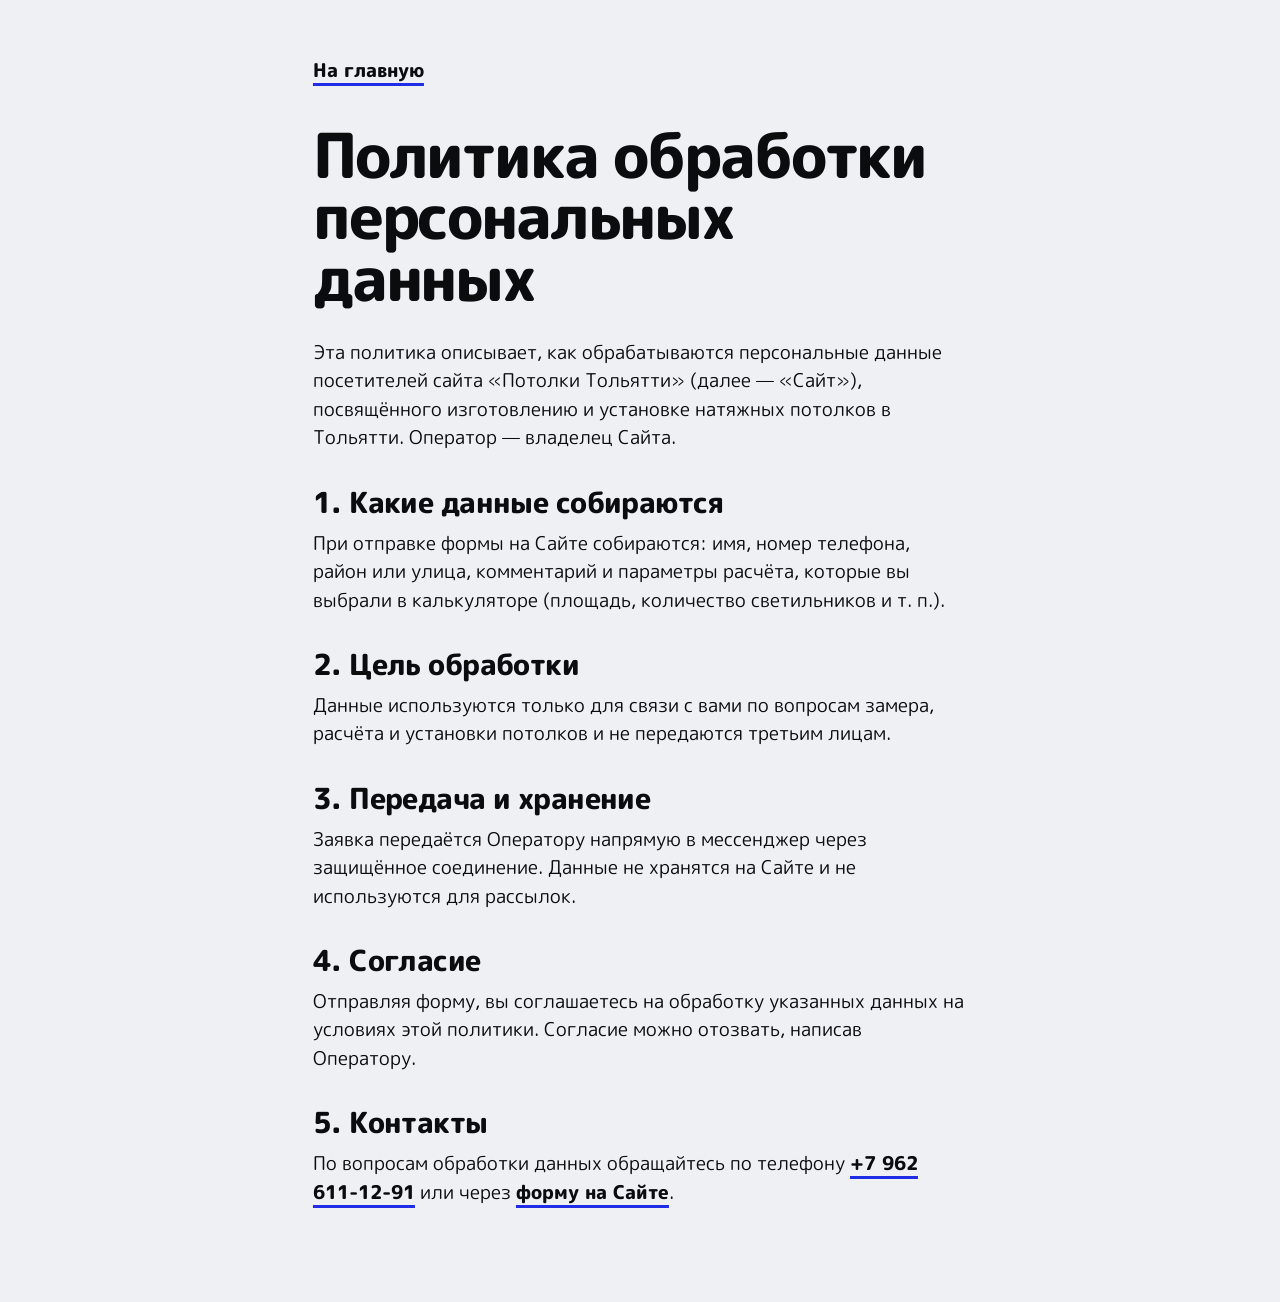
<file: privacy.html>
<!doctype html>
<html lang="ru">
<head>
<meta charset="utf-8">
<meta name="viewport" content="width=device-width, initial-scale=1">
<title>Политика обработки персональных данных — Потолки Тольятти</title>
<meta name="robots" content="noindex">
<link rel="icon" href="assets/favicon.svg" type="image/svg+xml">
<link rel="preconnect" href="https://fonts.googleapis.com">
<link rel="preconnect" href="https://fonts.gstatic.com" crossorigin>
<link href="https://fonts.googleapis.com/css2?family=M+PLUS+Rounded+1c:wght@400;500;800&display=swap" rel="stylesheet">
<link rel="stylesheet" href="styles.css">
</head>
<body>
<main style="max-width: 46rem; margin: 0 auto; padding: 56px var(--gut) 96px;">
  <a class="textlink" href="index.html">На главную</a>
  <h1 style="margin: 40px 0 28px; font-size: var(--step-head); line-height: 1; letter-spacing: -0.035em;">Политика обработки персональных данных</h1>
  <p>Эта политика описывает, как обрабатываются персональные данные посетителей сайта «Потолки Тольятти» (далее — «Сайт»), посвящённого изготовлению и установке натяжных потолков в Тольятти. Оператор — владелец Сайта.</p>
  <h2 style="margin: 36px 0 12px; font-size: var(--step-lead); letter-spacing: -0.02em;">1. Какие данные собираются</h2>
  <p>При отправке формы на Сайте собираются: имя, номер телефона, район или улица, комментарий и параметры расчёта, которые вы выбрали в калькуляторе (площадь, количество светильников и т. п.).</p>
  <h2 style="margin: 36px 0 12px; font-size: var(--step-lead); letter-spacing: -0.02em;">2. Цель обработки</h2>
  <p>Данные используются только для связи с вами по вопросам замера, расчёта и установки потолков и не передаются третьим лицам.</p>
  <h2 style="margin: 36px 0 12px; font-size: var(--step-lead); letter-spacing: -0.02em;">3. Передача и хранение</h2>
  <p>Заявка передаётся Оператору напрямую в мессенджер через защищённое соединение. Данные не хранятся на Сайте и не используются для рассылок.</p>
  <h2 style="margin: 36px 0 12px; font-size: var(--step-lead); letter-spacing: -0.02em;">4. Согласие</h2>
  <p>Отправляя форму, вы соглашаетесь на обработку указанных данных на условиях этой политики. Согласие можно отозвать, написав Оператору.</p>
  <h2 style="margin: 36px 0 12px; font-size: var(--step-lead); letter-spacing: -0.02em;">5. Контакты</h2>
  <p>По вопросам обработки данных обращайтесь по телефону <a class="textlink" href="tel:+79626111291">+7 962 611-12-91</a> или через <a class="textlink" href="index.html#contact">форму на Сайте</a>.</p>
</main>
</body>
</html>
</file>
<file: styles.css>
/* Потолки Тольятти — один мотив: круг (светильник в потолке) */

:root {
  --bg: #eef0f3;
  --surface: #e2e5ea;
  --tone: #d3d8e0;
  --tone-2: #c3cad6;
  --ink: #0b0c0e;
  --muted: #4f5662;
  --accent: #1f2de6;
  --accent-ink: #ffffff;

  --step-small: clamp(0.9375rem, 0.9rem + 0.1vw, 1rem);
  --step-body: clamp(1.0625rem, 1rem + 0.25vw, 1.1875rem);
  --step-lead: clamp(1.25rem, 1rem + 1vw, 1.875rem);
  --step-head: clamp(2rem, 1.3rem + 3.2vw, 4rem);
  --step-display: clamp(2.3rem, 0.6rem + 5vw, 5.4rem);

  --gut: clamp(16px, 3.2vw, 48px);
  --sect: clamp(64px, 8vw, 120px);
  --ease: cubic-bezier(0.2, 0.7, 0.2, 1);
  --header-h: 72px;
}

*, *::before, *::after { box-sizing: border-box; }
html { scroll-behavior: smooth; -webkit-text-size-adjust: 100%; }
body {
  margin: 0;
  background: var(--bg);
  color: var(--ink);
  font-family: 'M PLUS Rounded 1c', 'Segoe UI', system-ui, sans-serif;
  font-size: var(--step-body);
  line-height: 1.5;
  -webkit-font-smoothing: antialiased;
  text-rendering: optimizeLegibility;
}
img, svg { display: block; max-width: 100%; }
p { margin: 0; }
h1, h2, h3 { margin: 0; font-weight: 800; }
a { color: inherit; }
ul, ol { margin: 0; padding: 0; list-style: none; }
button, input { font: inherit; color: inherit; }
section[id] { scroll-margin-top: var(--header-h); }

.visually-hidden {
  position: absolute !important; width: 1px; height: 1px; margin: -1px; padding: 0;
  overflow: hidden; clip: rect(0 0 0 0); white-space: nowrap; border: 0;
}

:focus-visible { outline: 3px solid var(--accent); outline-offset: 3px; }
::selection { background: var(--accent); color: #fff; }

h2 {
  font-size: var(--step-head);
  line-height: 1;
  letter-spacing: -0.035em;
  text-wrap: balance;
}
h3 { font-size: var(--step-lead); line-height: 1.1; letter-spacing: -0.02em; }

/* ---------- Buttons: one shape, fully round ---------- */
.btn {
  display: inline-flex; align-items: center; justify-content: center;
  min-height: 52px; padding: 0 28px;
  border: 0; border-radius: 999px;
  background: var(--ink); color: #fff;
  font-weight: 800; font-size: var(--step-small); text-decoration: none; white-space: nowrap;
  cursor: pointer;
  transition: transform 0.2s var(--ease), background-color 0.2s var(--ease), color 0.2s var(--ease);
}
.btn:hover { transform: translateY(-2px); }
.btn:active { transform: translateY(0) scale(0.98); }
.btn--accent { background: var(--accent); color: var(--accent-ink); }
.btn--accent:hover { background: #1623c4; }
.btn--light { background: #fff; color: var(--ink); }
.btn--light:hover { background: var(--bg); }
.btn--small { min-height: 44px; padding: 0 22px; background: var(--ink); }
.textlink {
  font-weight: 800; text-decoration: underline; text-decoration-thickness: 3px;
  text-underline-offset: 6px; text-decoration-color: var(--accent);
  transition: text-decoration-color 0.2s var(--ease);
}
.textlink:hover { text-decoration-color: var(--ink); }

/* ---------- Header ---------- */
.header {
  position: sticky; top: 0; z-index: 50;
  background: var(--bg);
  transition: background-color 0.25s var(--ease);
}
.header.scrolled { background: var(--surface); }
.header__inner {
  display: flex; align-items: center; gap: 24px; min-width: 0;
  height: var(--header-h); padding: 0 var(--gut);
}
.logo {
  display: inline-flex; align-items: center; gap: 10px; flex-shrink: 0;
  text-decoration: none; color: var(--accent);
}
.logo__text { color: var(--ink); font-weight: 800; font-size: var(--step-body); letter-spacing: -0.03em; }
.nav { display: flex; align-items: center; gap: 28px; margin-left: auto; }
.nav a {
  white-space: nowrap; text-decoration: none; font-weight: 600; font-size: var(--step-small);
  padding: 8px 0; transition: color 0.2s var(--ease);
}
.nav a:hover { color: var(--accent); }
.header__cta { min-height: 46px; padding: 0 22px; }
.cta-short { display: none; }
.burger {
  display: none; position: relative; width: 46px; height: 46px; border: 0; border-radius: 50%;
  background: var(--ink); cursor: pointer; flex-shrink: 0;
}
.burger span {
  position: absolute; left: 14px; right: 14px; height: 3px; border-radius: 2px; background: #fff;
  transition: transform 0.25s var(--ease), top 0.25s var(--ease);
}
.burger span:nth-child(1) { top: 17px; }
.burger span:nth-child(2) { top: 26px; }
.burger.is-open span:nth-child(1) { top: 21.5px; transform: rotate(45deg); }
.burger.is-open span:nth-child(2) { top: 21.5px; transform: rotate(-45deg); }

/* ---------- Hero: one disc, cropped by the viewport ---------- */
.hero {
  --D: min(112svh, 76vw);
  position: relative; overflow: hidden;
  min-height: calc(100svh - var(--header-h));
  display: flex; align-items: center;
  padding: var(--sect) var(--gut);
}
.hero__copy { position: relative; z-index: 2; max-width: 58vw; }
.hero h1 {
  font-size: var(--step-display);
  line-height: 0.95;
  letter-spacing: -0.04em;
  text-wrap: balance;
}
.hero__lead {
  margin-top: 32px; max-width: 38ch;
  font-size: var(--step-lead); line-height: 1.35; font-weight: 600;
}
.hero__actions { display: flex; align-items: center; gap: 28px; flex-wrap: wrap; margin-top: 40px; }
.hero__disc {
  position: absolute; z-index: 1;
  top: 50%; right: calc(var(--D) * -0.42);
  width: var(--D); height: var(--D);
  margin-top: calc(var(--D) / -2);
  border-radius: 50%;
  background: var(--accent); color: var(--accent-ink);
  display: flex; flex-direction: column; justify-content: center; align-items: flex-start;
  padding-left: calc(var(--D) * 0.1);
}
.disc__price {
  font-size: var(--step-display); font-weight: 800; line-height: 0.9; letter-spacing: -0.05em;
  white-space: nowrap;
}
.disc__unit { margin-top: calc(var(--D) * 0.02); font-size: var(--step-lead); font-weight: 600; }
.disc__free {
  margin-top: calc(var(--D) * 0.045);
  font-size: var(--step-lead); font-weight: 800;
  background: #fff; color: var(--accent);
  padding: 8px 22px; border-radius: 999px;
}

/* ---------- Calc: two fields meeting at a hard edge ---------- */
.calc {
  display: grid; grid-template-columns: repeat(12, 1fr);
  min-height: min(92svh, 880px);
}
.calc__list {
  grid-column: 1 / 8; background: var(--surface);
  padding: var(--sect) clamp(24px, 4vw, 64px) var(--sect) var(--gut);
}
.calc__list h2 { max-width: 12ch; }
.calc__intro { margin-top: 20px; max-width: 40ch; }
.calc__rows { margin-top: 40px; display: grid; gap: 8px; }
.row {
  display: grid; grid-template-columns: 1fr auto; gap: 0 20px; align-items: center;
  padding: 14px 0;
}
.row__name { font-weight: 800; font-size: var(--step-body); letter-spacing: -0.01em; }
.row__price { grid-column: 1; grid-row: 2; color: var(--muted); font-weight: 600; font-size: var(--step-small); }
.stepper { grid-column: 2; grid-row: 1 / 3; display: flex; align-items: center; gap: 8px; }
.stepper__btn {
  width: 44px; height: 44px; border: 0; border-radius: 50%;
  background: var(--tone); font-size: var(--step-lead); font-weight: 600; line-height: 1; cursor: pointer;
  transition: background-color 0.2s var(--ease), color 0.2s var(--ease), transform 0.15s var(--ease);
}
.stepper__btn:hover { background: var(--accent); color: #fff; }
.stepper__btn:active { transform: scale(0.92); }
.stepper input {
  width: 76px; height: 44px; border: 0; border-radius: 999px;
  background: var(--bg); text-align: center; font-weight: 800; font-size: var(--step-body);
}
.stepper__unit { width: 40px; color: var(--muted); font-size: var(--step-small); font-weight: 600; }

.calc__result {
  grid-column: 8 / 13; background: var(--accent); color: var(--accent-ink);
  padding: var(--sect) var(--gut) var(--sect) clamp(24px, 4vw, 64px);
  display: flex; flex-direction: column; justify-content: space-between; gap: 40px;
}
.plan { width: 100%; height: auto; max-height: 42svh; }
.plan .room { transition: opacity 0.3s var(--ease); }
.total {
  font-size: var(--step-display); font-weight: 800; line-height: 0.95; letter-spacing: -0.045em;
  white-space: nowrap; font-variant-numeric: tabular-nums;
}
.summary { margin-top: 16px; max-width: 34ch; font-weight: 600; }
.result__note { margin-top: 12px; max-width: 34ch; }
.result .btn { margin-top: 28px; max-width: 100%; white-space: normal; text-align: center; padding-block: 12px; }

/* ---------- Process: many into one ---------- */
.process { padding: calc(var(--sect) * 1.4) var(--gut) var(--sect); }
.process__head { max-width: 44rem; }
.process__head p { margin-top: 20px; max-width: 40ch; }
.steps { display: grid; grid-template-columns: repeat(3, 1fr); margin-top: clamp(40px, 5vw, 72px); }
.step__art { width: 100%; height: auto; }
.step__text { padding: 24px 24px 0 0; }
.step__text h3 { font-size: var(--step-lead); }
.step__text p { margin-top: 10px; max-width: 30ch; }

/* ---------- Services: two-column menu, circle bullets ---------- */
.services { padding: var(--sect) var(--gut); }
.services > h2 { max-width: 16ch; }
.cat { margin-top: clamp(96px, 9vw, 128px); }
.cat__head { display: flex; flex-wrap: wrap; justify-content: space-between; align-items: baseline; gap: 8px 24px; }
.cat__head h3 { font-size: var(--step-head); letter-spacing: -0.035em; line-height: 1; }
.cat__head p { color: var(--muted); font-weight: 600; font-size: var(--step-small); }
.menu { display: grid; grid-template-columns: 1fr 1fr; gap: 36px 64px; margin-top: 40px; }
.menu li { display: grid; grid-template-columns: 22px 1fr; gap: 0 18px; align-items: start; }
.dot { width: 22px; height: 22px; margin-top: 3px; border-radius: 50%; background: var(--accent); }
.menu__top { display: flex; justify-content: space-between; gap: 16px; align-items: baseline; font-size: var(--step-body); }
.menu__top strong { font-weight: 800; letter-spacing: -0.01em; }
.menu__top span { font-weight: 800; white-space: nowrap; color: var(--accent); }
.menu__desc { margin-top: 6px; max-width: 38ch; color: var(--muted); }
.cat__note { margin-top: 36px; max-width: 46ch; font-weight: 600; }

/* ---------- Band ---------- */
.band { margin: 0; }
.band img { width: 100%; height: clamp(200px, 27vw, 420px); object-fit: cover; object-position: 50% 55%; }
.band figcaption { padding: 12px var(--gut) 0; font-size: var(--step-small); color: var(--muted); }

/* ---------- Areas: index with preview ---------- */
.areas {
  display: grid; grid-template-columns: repeat(12, 1fr); column-gap: 24px; align-items: center;
  padding: calc(var(--sect) * 1.4) var(--gut) var(--sect);
}
.areas__list { grid-column: 1 / 8; }
.areas__list > h2 { max-width: 15ch; }
.areas__list > p { margin-top: 20px; max-width: 42ch; }
.index { margin-top: clamp(32px, 4vw, 56px); }
.index li { display: block; }
.index a {
  display: block; padding: 6px 0;
  font-size: var(--step-head); font-weight: 800; line-height: 1.05; letter-spacing: -0.035em;
  text-decoration: none;
  transition: opacity 0.24s var(--ease), color 0.24s var(--ease);
}
.index:hover a, .index:focus-within a { opacity: 0.32; }
.index li.is-active a { color: var(--accent); }
.index:hover li.is-active a, .index:focus-within li.is-active a { opacity: 1; }
.index__inline { display: none; margin: 0; }
.preview { grid-column: 8 / 13; margin: 0; }
.preview__disc {
  position: relative; width: 100%; aspect-ratio: 1; border-radius: 50%; overflow: hidden;
  background: var(--tone);
}
.preview__disc img {
  position: absolute; inset: 0; width: 100%; height: 100%; object-fit: cover;
  opacity: 0; transform: scale(1.06);
  transition: opacity 0.24s var(--ease), transform 6s linear;
}
.preview__disc img.is-active { opacity: 1; transform: scale(1.14); }
.preview figcaption { margin-top: 16px; text-align: center; font-size: var(--step-small); color: var(--muted); min-height: 1.5em; }

/* ---------- FAQ: index cards in a drawer ---------- */
.faq {
  --tabw: 180px; --tabstep: 116px; --tabh: 40px;
  padding: var(--sect) var(--gut) calc(var(--sect) * 1.2);
  display: grid; grid-template-columns: repeat(12, 1fr); column-gap: 24px;
}
.faq > h2 { grid-column: 3 / 11; margin-bottom: 40px; }
.faq__stack { grid-column: 3 / 11; }
.qa {
  --c: var(--surface);
  position: relative; background: var(--c);
  padding: var(--tabh) clamp(20px, 3vw, 40px) 60px;
  clip-path: polygon(
    0 var(--tabh),
    calc(var(--i) * var(--tabstep)) var(--tabh),
    calc(var(--i) * var(--tabstep) + 16px) 0,
    calc(var(--i) * var(--tabstep) + var(--tabw) - 16px) 0,
    calc(var(--i) * var(--tabstep) + var(--tabw)) var(--tabh),
    100% var(--tabh), 100% 100%, 0 100%);
}
.qa + .qa { margin-top: calc(var(--tabh) * -1); }
.qa:nth-child(3n+2) { --c: var(--tone); }
.qa:nth-child(3n+3) { --c: var(--tone-2); }
.qa summary { list-style: none; cursor: pointer; display: flex; align-items: center; justify-content: space-between; gap: 20px; padding: 14px 0; }
.qa summary::-webkit-details-marker { display: none; }
.qa summary:focus-visible { outline-offset: 0; }
.qa__tab {
  position: absolute; top: 0; left: calc(var(--i) * var(--tabstep));
  width: var(--tabw); height: var(--tabh);
  display: grid; place-items: center;
  font-size: var(--step-small); font-weight: 800;
}
.qa__q { font-size: var(--step-body); font-weight: 700; line-height: 1.25; letter-spacing: -0.01em; }
.qa summary::after {
  content: '+'; flex-shrink: 0; width: 36px; height: 36px; border-radius: 50%;
  background: var(--ink); color: #fff; display: grid; place-items: center;
  font-size: var(--step-lead); font-weight: 600; line-height: 1;
  transition: transform 0.25s var(--ease), background-color 0.2s var(--ease);
}
.qa summary:hover::after { background: var(--accent); }
.qa[open] summary::after { content: '−'; background: var(--accent); }
.qa__a { padding: 4px 0 0; max-width: 54ch; }
.qa__a p { font-size: var(--step-body); }

/* ---------- Contact: coupon ---------- */
.contact { padding: var(--sect) var(--gut); display: grid; grid-template-columns: repeat(12, 1fr); column-gap: 24px; }
.coupon {
  grid-column: 2 / 12; position: relative;
  background: var(--accent); color: var(--accent-ink);
  display: grid; grid-template-columns: 46fr 54fr;
}
.coupon__lead { padding: clamp(28px, 4vw, 56px); display: flex; flex-direction: column; justify-content: space-between; gap: 32px; }
.coupon__lead h2 { font-size: var(--step-lead); line-height: 1.05; max-width: 14ch; }
.coupon__lead p { max-width: 28ch; font-weight: 600; }
.coupon__form {
  position: relative; display: grid; gap: 10px; align-content: center;
  padding: clamp(28px, 4vw, 56px);
  border-left: 5px dotted var(--bg);
}
.coupon__form::before, .coupon__form::after {
  content: ''; position: absolute; left: -17px; width: 28px; height: 28px; border-radius: 50%; background: var(--bg);
}
.coupon__form::before { top: -14px; }
.coupon__form::after { bottom: -14px; }
.coupon__form input:not([type='hidden']) {
  height: 54px; width: 100%; padding: 0 24px; border: 0; border-radius: 999px;
  background: rgba(255, 255, 255, 0.18); color: #fff; font-weight: 600;
}
.coupon__form input::placeholder { color: rgba(255, 255, 255, 0.82); opacity: 1; }
.coupon__form input:focus-visible { outline: 3px solid #fff; outline-offset: 2px; background: rgba(255, 255, 255, 0.26); }
.coupon__submit {
  height: 58px; margin-top: 6px; border: 0; border-radius: 999px; cursor: pointer;
  background: var(--ink); color: #fff; font-weight: 800; font-size: var(--step-body);
  transition: transform 0.2s var(--ease), background-color 0.2s var(--ease);
}
.coupon__submit:hover { transform: translateY(-2px); background: #000; }
.coupon__submit:active { transform: scale(0.98); }
.coupon__submit:disabled { opacity: 0.7; cursor: progress; transform: none; }
.coupon__legal { font-size: var(--step-small); }
.coupon__legal a { color: #fff; }
.coupon__status { min-height: 1.4em; font-weight: 800; }

/* ---------- Footer: the ceiling as a grid of spots ---------- */
.footer { background: var(--surface); padding: var(--sect) var(--gut) 28px; }
.footer__mark { width: 100%; height: auto; }
.footer__body {
  display: grid; grid-template-columns: repeat(12, 1fr); column-gap: 24px;
  margin-top: 56px;
}
.footer__links { grid-column: 1 / 9; display: grid; grid-template-columns: repeat(3, auto); gap: 14px 40px; justify-content: start; }
.footer__links a { font-size: var(--step-small); font-weight: 600; text-decoration: none; transition: color 0.2s var(--ease); }
.footer__links a:hover { color: var(--accent); }
.footer__contact { grid-column: 9 / 13; display: grid; gap: 8px; font-size: var(--step-small); }
.footer__contact p:first-child { font-weight: 800; }
.footer__bottom { display: flex; justify-content: space-between; align-items: center; margin-top: 56px; gap: 16px; }
.footer__bottom p { font-size: var(--step-small); }
.footer__credits { margin-top: 28px; max-width: 62ch; font-size: var(--step-small); color: var(--muted); }

/* ---------- Motion: only with JS, always with a reduced-motion exit ---------- */
.js .reveal { opacity: 0; transform: translateY(22px); }
.js .reveal.is-visible {
  opacity: 1; transform: none;
  transition: opacity 0.6s var(--ease), transform 0.6s var(--ease);
  transition-delay: var(--d, 0ms);
}
@keyframes disc-in { from { transform: translateX(14%); opacity: 0; } to { transform: none; opacity: 1; } }
.js .hero__disc { animation: disc-in 0.9s var(--ease) both; }

@media (prefers-reduced-motion: reduce) {
  html { scroll-behavior: auto; }
  .js .reveal { opacity: 1; transform: none; }
  .js .hero__disc { animation: none; }
  .preview__disc img, .preview__disc img.is-active { transform: none; transition: opacity 0.01s; }
  .btn, .btn:hover, .coupon__submit:hover { transform: none; }
}

/* ---------- Breakpoints ---------- */
@media (max-width: 1180px) {
  .nav { gap: 20px; }
}
@media (max-width: 1100px) {
  .burger { display: block; margin-left: auto; }
  .header__cta { margin-left: auto; }
  .header__cta + .burger { margin-left: 0; }
  .nav {
    position: absolute; top: var(--header-h); left: 0; right: 0;
    flex-direction: column; align-items: flex-start; gap: 0; margin: 0;
    background: var(--surface); padding: 8px var(--gut) 20px;
    display: none;
  }
  .nav.is-open { display: flex; }
  .nav a { width: 100%; padding: 14px 0; font-size: var(--step-lead); font-weight: 800; }
}
@media (max-width: 900px) {
  .hero { --D: 104vw; display: block; min-height: 0; padding-bottom: 0; }
  .hero__copy { max-width: none; }
  .hero__disc {
    position: relative; top: auto; right: auto; margin: 44px calc(var(--gut) * -1) 0 auto;
    margin-right: calc(var(--D) * -0.22);
    margin-top: 44px; margin-bottom: calc(var(--D) * -0.2);
    width: var(--D); height: var(--D);
    padding: calc(var(--D) * 0.24) 0 0 calc(var(--D) * 0.1);
    justify-content: flex-start;
  }
  .calc { display: block; min-height: 0; }
  .calc__list { padding: var(--sect) var(--gut); }
  .calc__result { padding: var(--sect) var(--gut); }
  .plan { max-height: none; }
  .process { padding-top: var(--sect); }
  .steps { grid-template-columns: 1fr; gap: 28px; }
  .step { display: grid; grid-template-columns: 38vw 1fr; gap: 20px; align-items: center; }
  .step__text { padding: 0; }
  .menu { grid-template-columns: 1fr; gap: 28px; }
  .areas { display: block; padding-top: var(--sect); }
  .preview { display: none; }
  .areas__list > h2 { max-width: none; }
  .index li { display: grid; grid-template-columns: 96px 1fr; gap: 16px; align-items: center; padding: 14px 0; }
  .index a { font-size: var(--step-lead); opacity: 1 !important; color: var(--ink); }
  .index__inline { display: block; order: -1; }
  .index__inline img { width: 96px; height: 96px; border-radius: 50%; object-fit: cover; }
  .faq { --tabw: 112px; --tabstep: 40px; display: block; }
  .faq > h2 { margin-bottom: 28px; }
  .contact { display: block; padding-inline: 12px; }
  .coupon { grid-template-columns: 1fr; }
  .coupon__form { border-left: 0; border-top: 5px dotted var(--bg); }
  .coupon__form::before, .coupon__form::after { top: -17px; bottom: auto; }
  .coupon__form::before { left: -14px; }
  .coupon__form::after { left: auto; right: -14px; }
  .footer__body { display: block; }
  .footer__links { grid-template-columns: repeat(2, auto); }
  .footer__contact { margin-top: 32px; }
}
@media (max-width: 560px) {
  .cta-full { display: none; }
  .cta-short { display: inline; }
  .header__cta { padding: 0 18px; }
  .row { grid-template-columns: 1fr; gap: 6px; }
  .stepper { grid-column: 1; grid-row: auto; margin-top: 6px; }
  .hero__actions { gap: 20px; }
  .hero__actions .btn { width: 100%; }
}
@media (max-width: 480px) {
  .logo__sfx { display: none; }
}

/* last card closes the stack without a hollow tail */
.qa:last-child { padding-bottom: 32px; }

.phone { font-weight: 800; font-size: var(--step-small); text-decoration: none; white-space: nowrap; }
.phone:hover { color: var(--accent); }
.footer__contact a, .coupon__lead a { color: inherit; font-weight: 800; }
@media (max-width: 1180px) { .phone { display: none; } }
</file>
